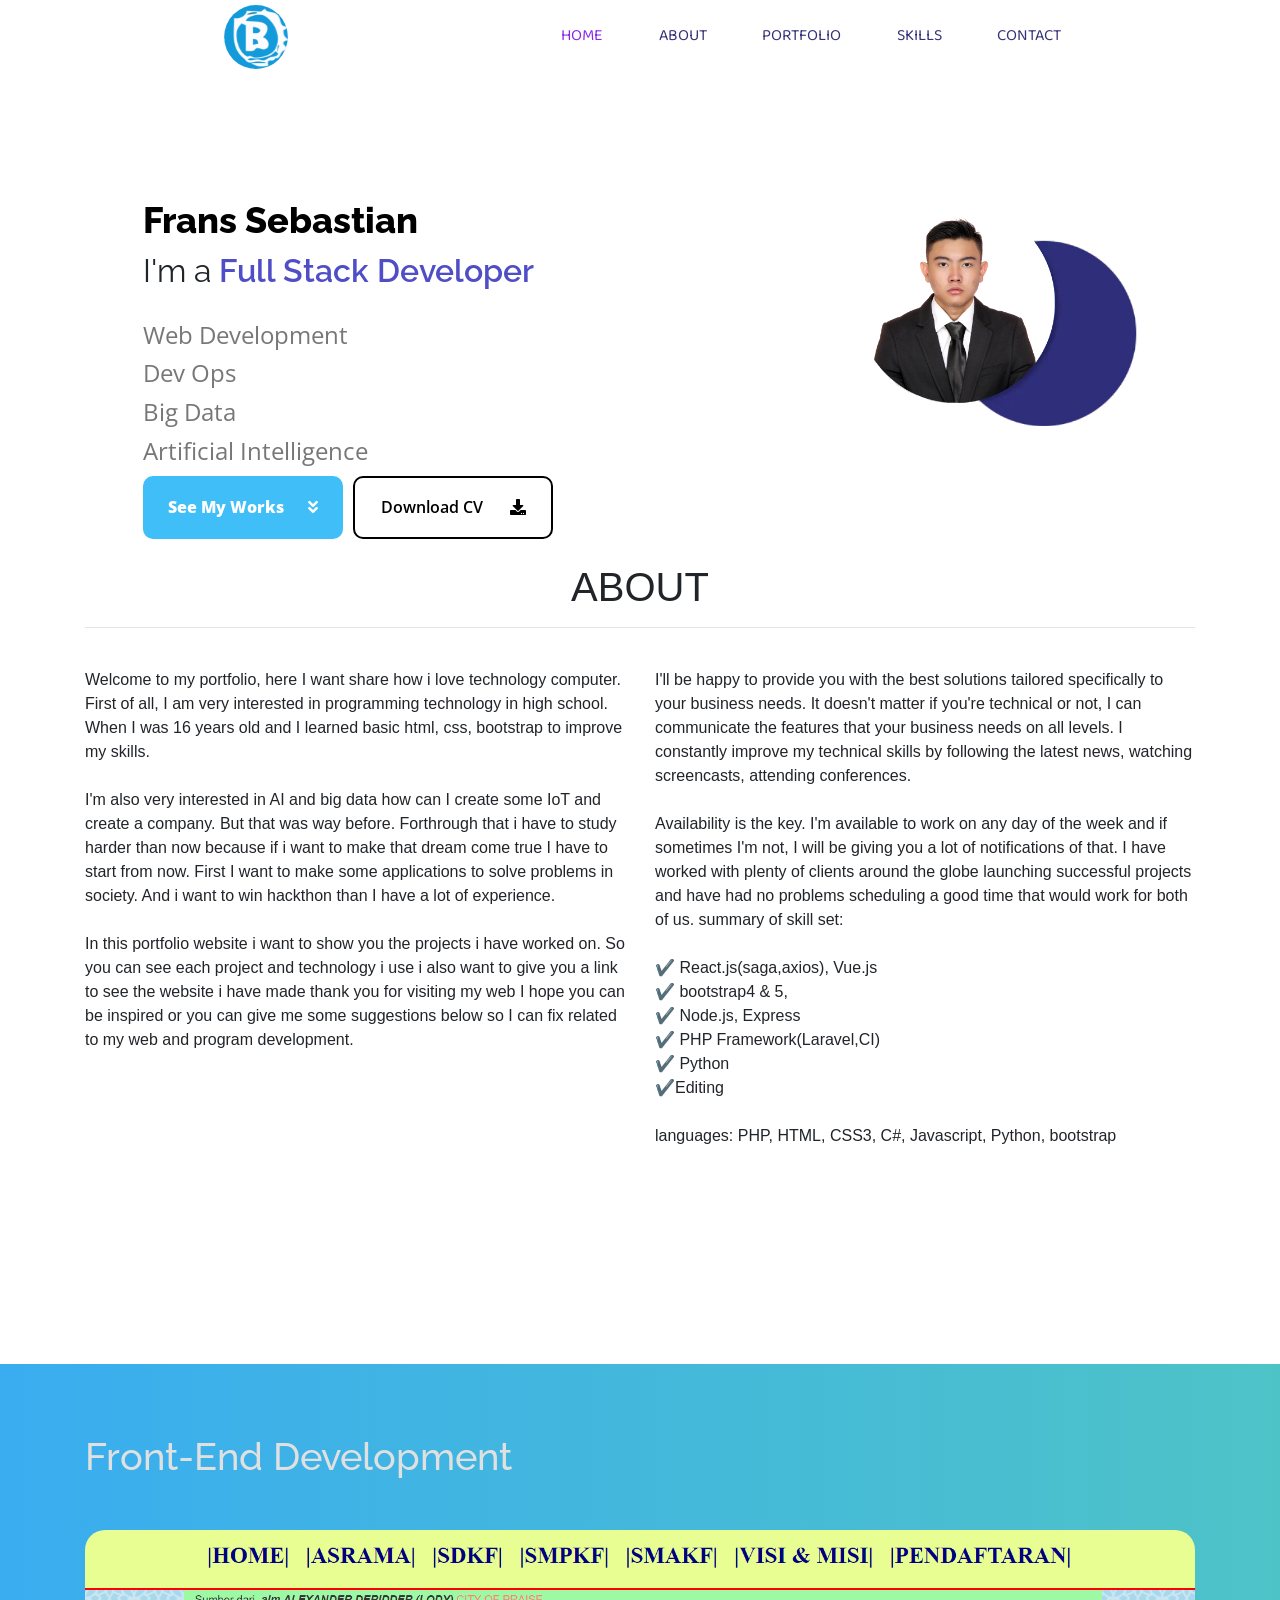
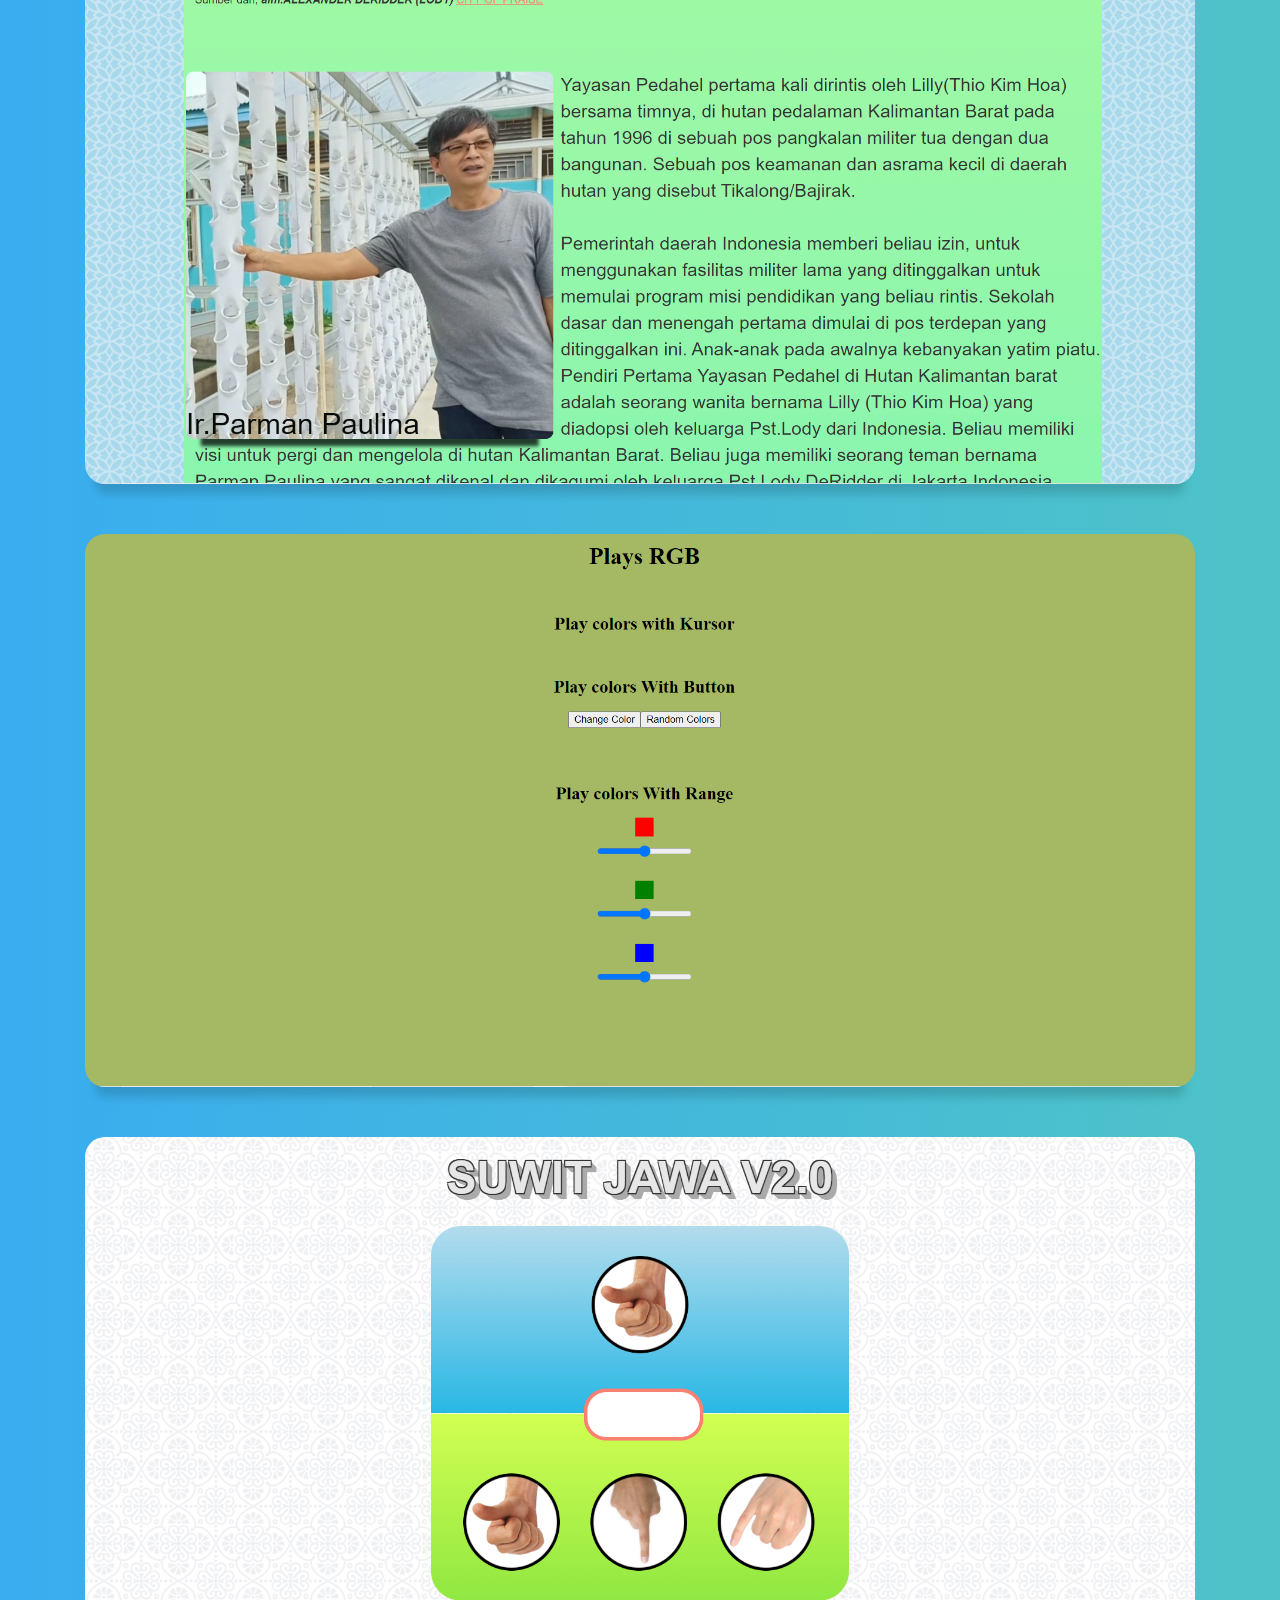
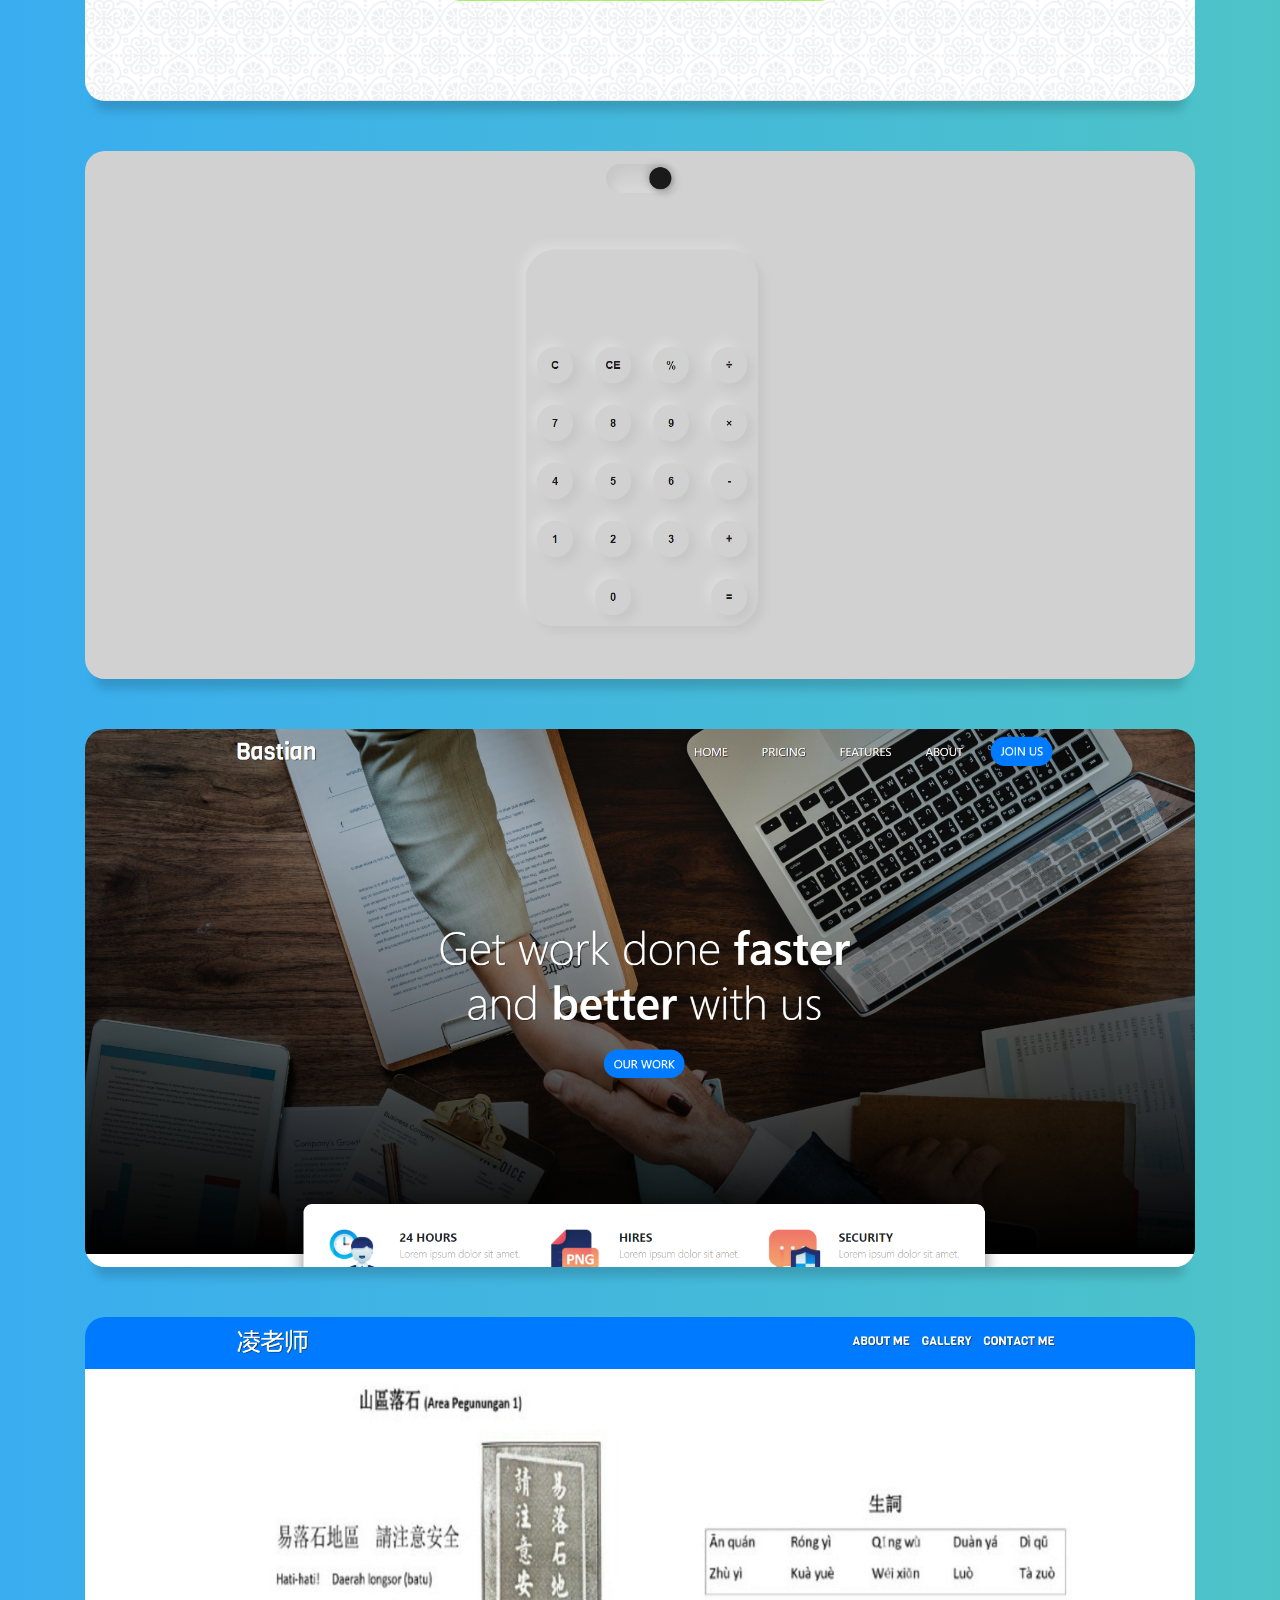
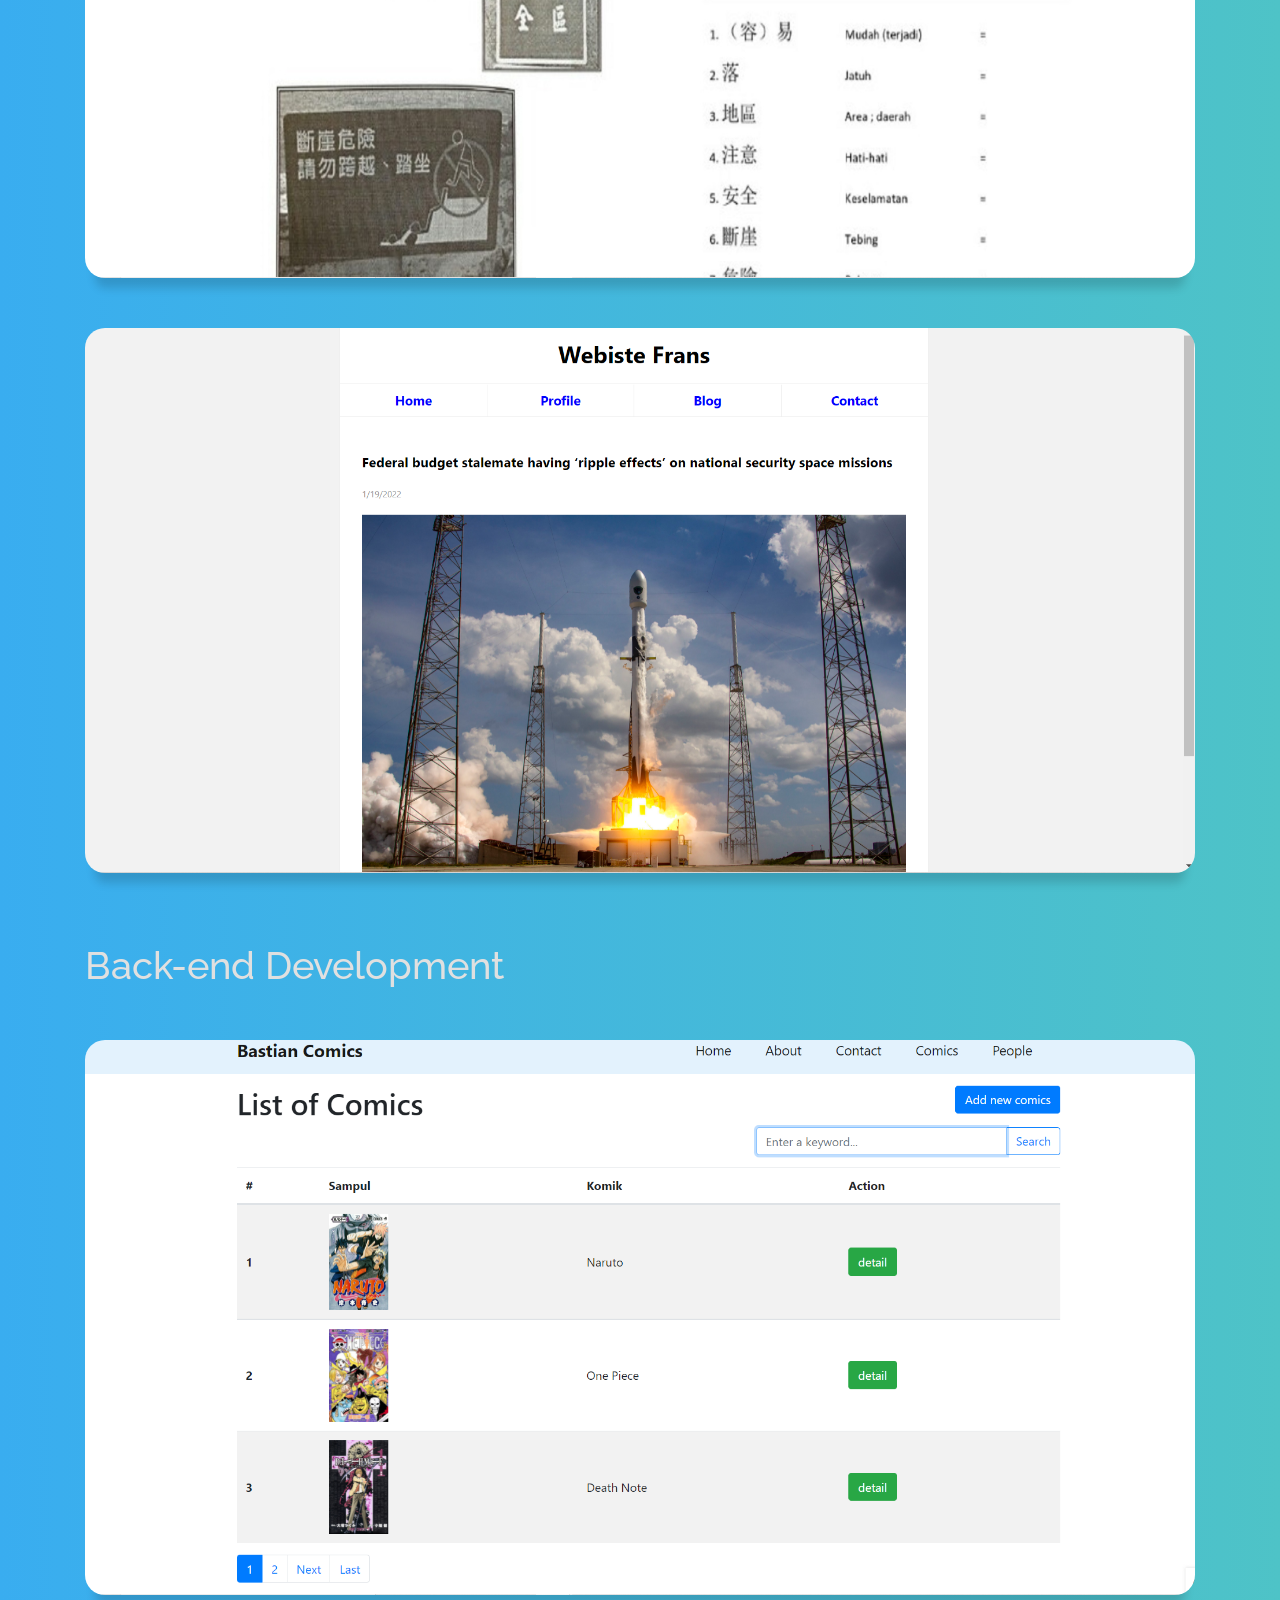
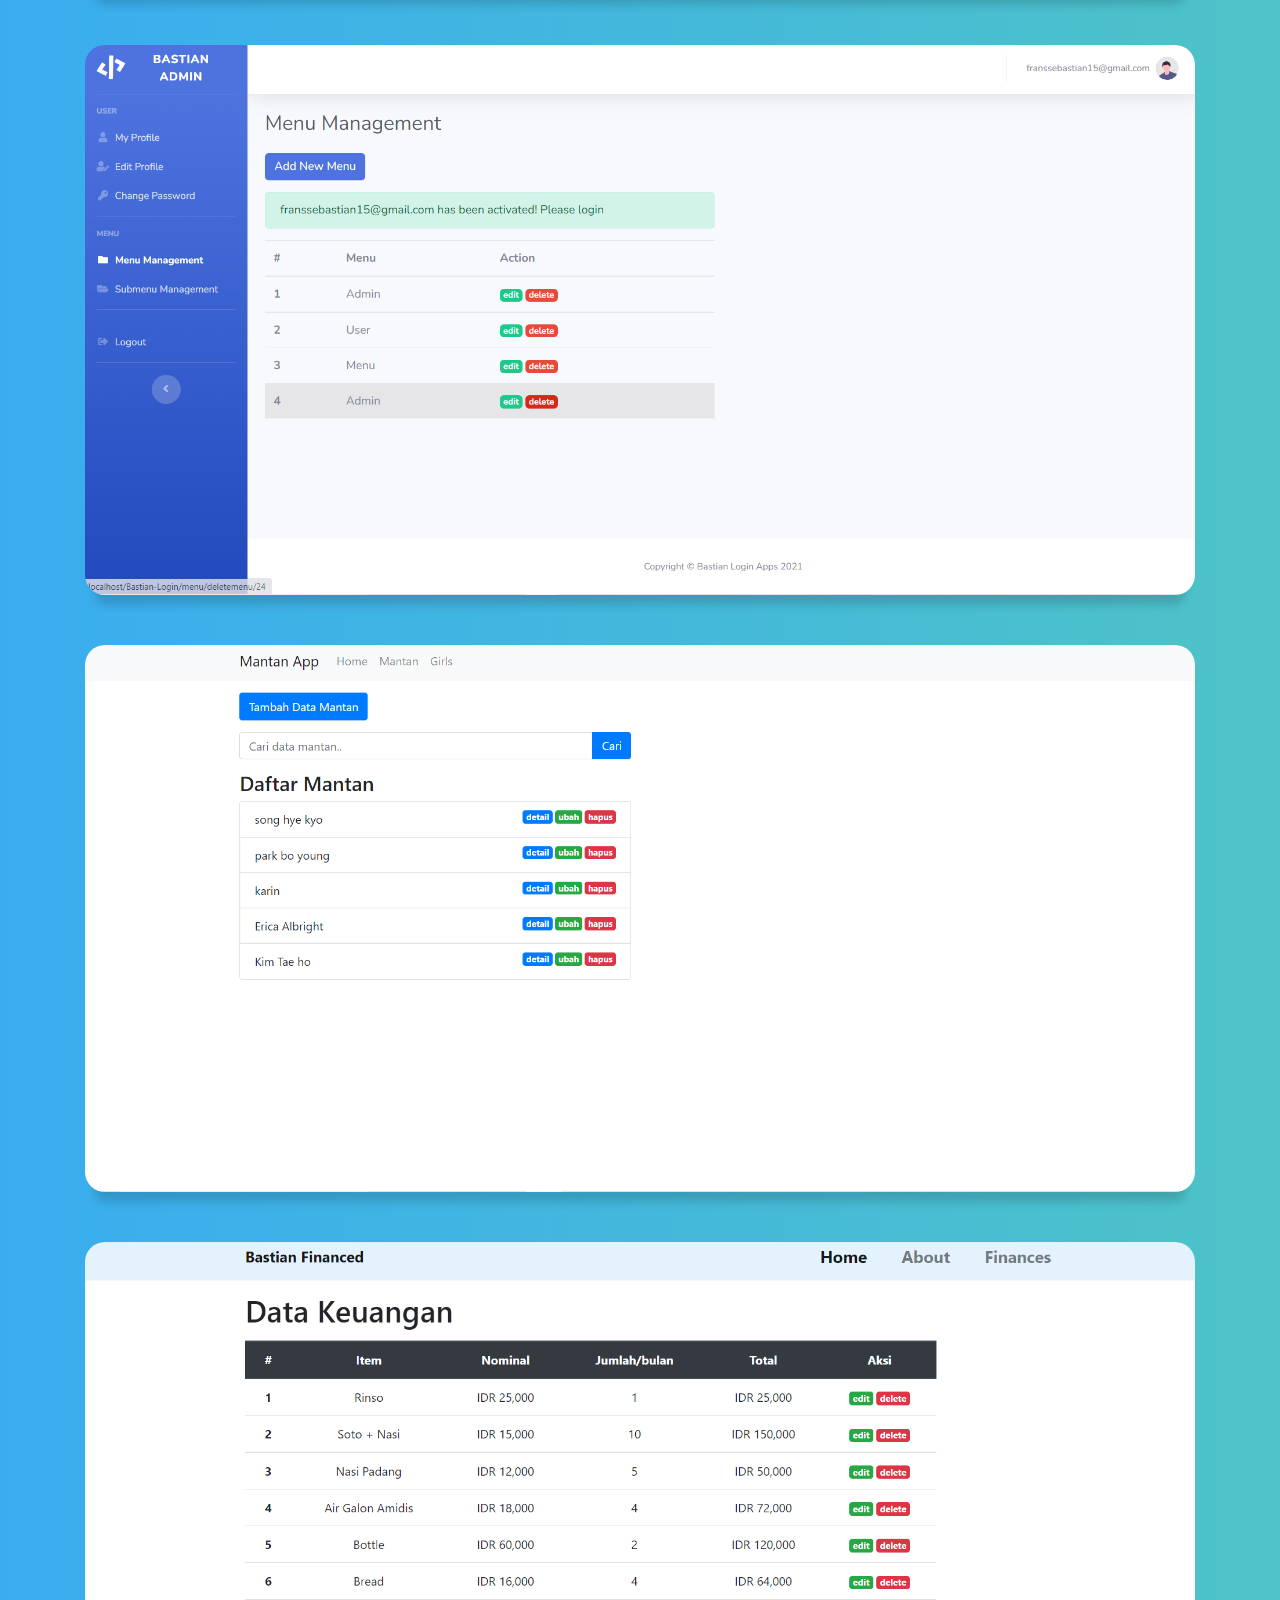
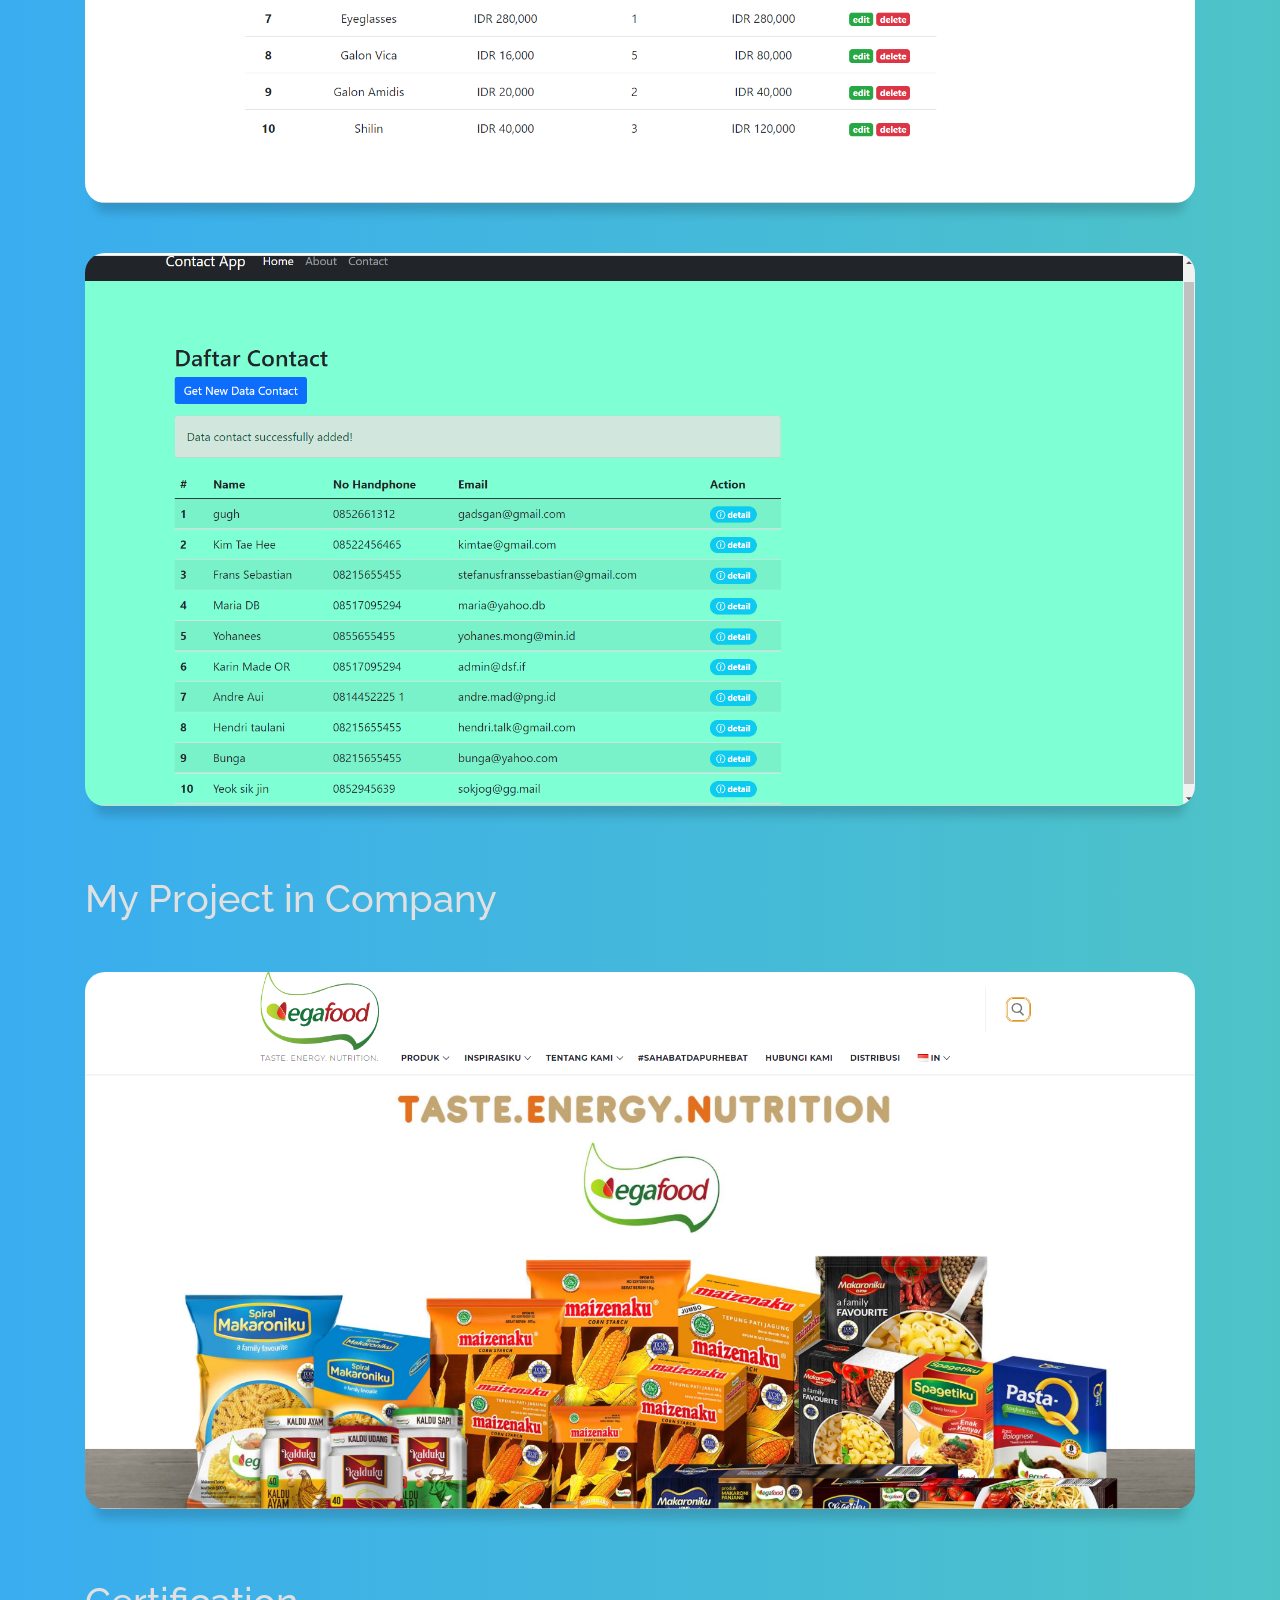
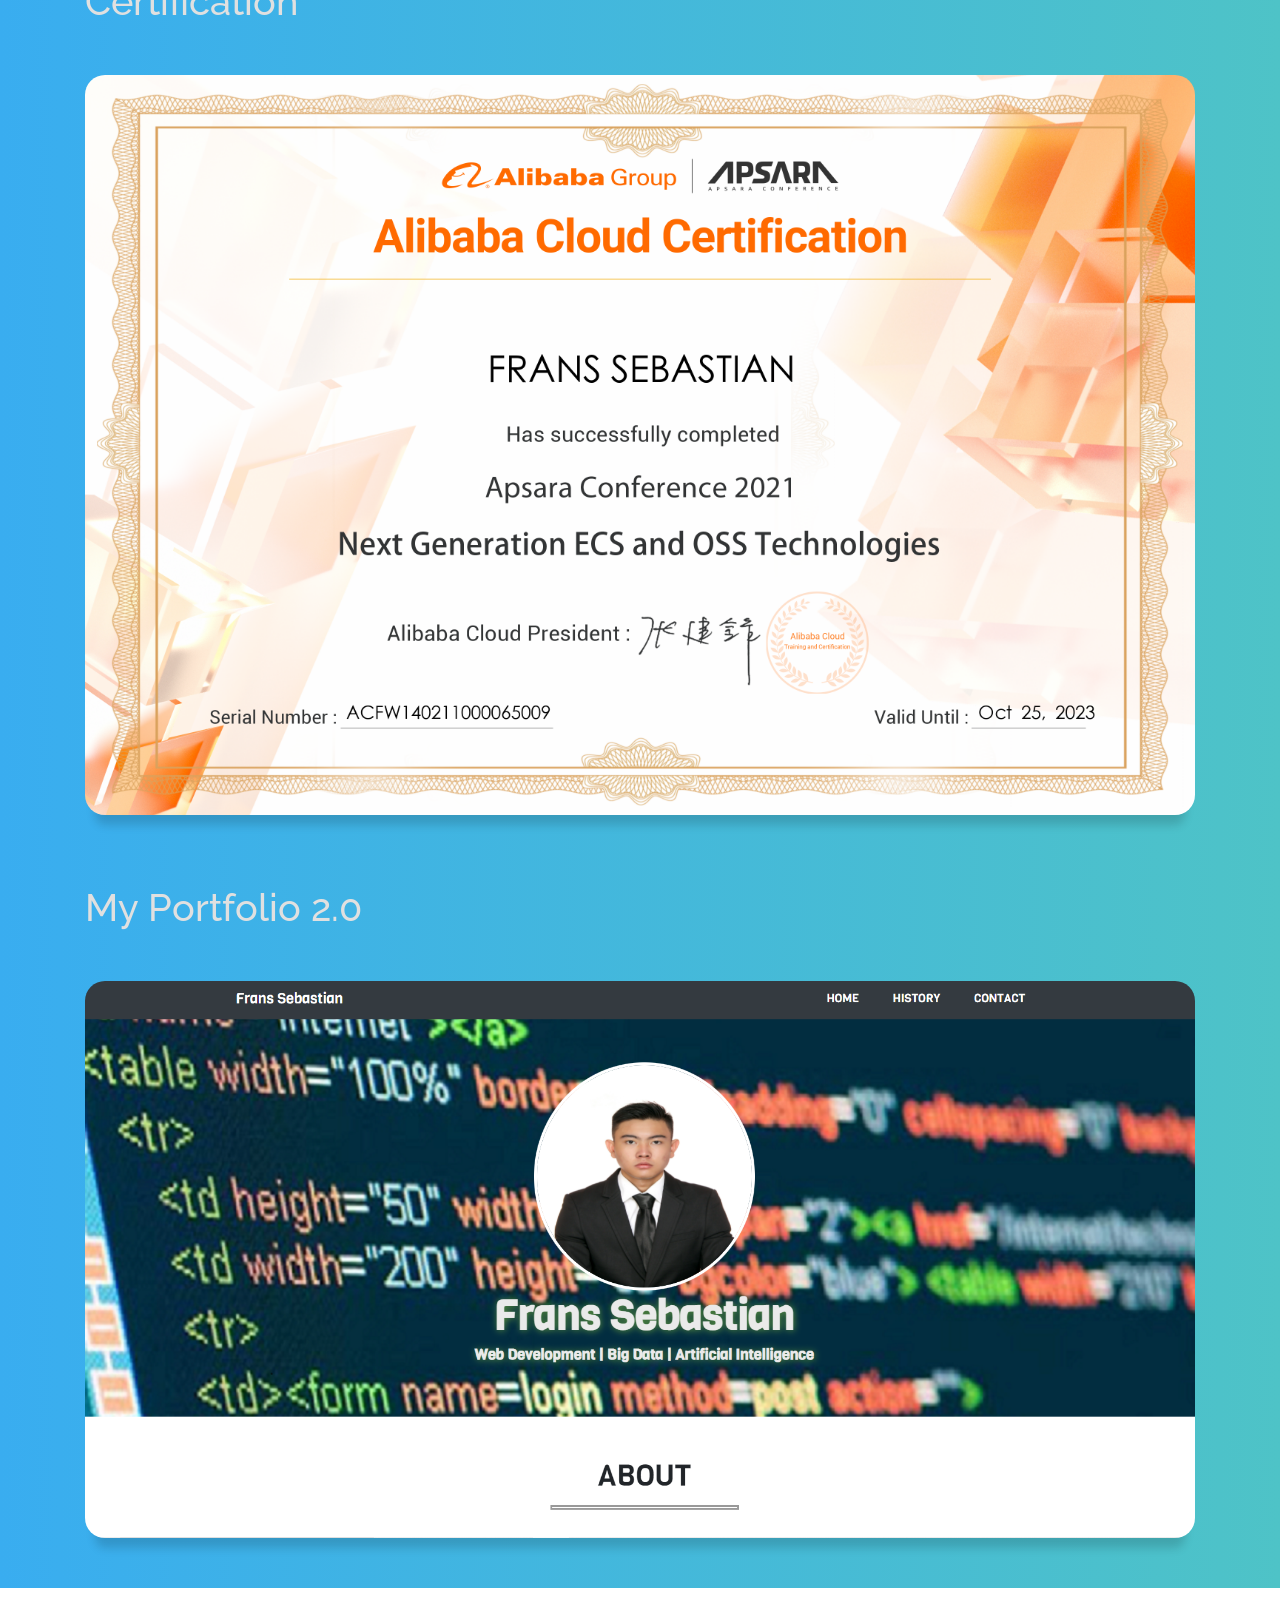
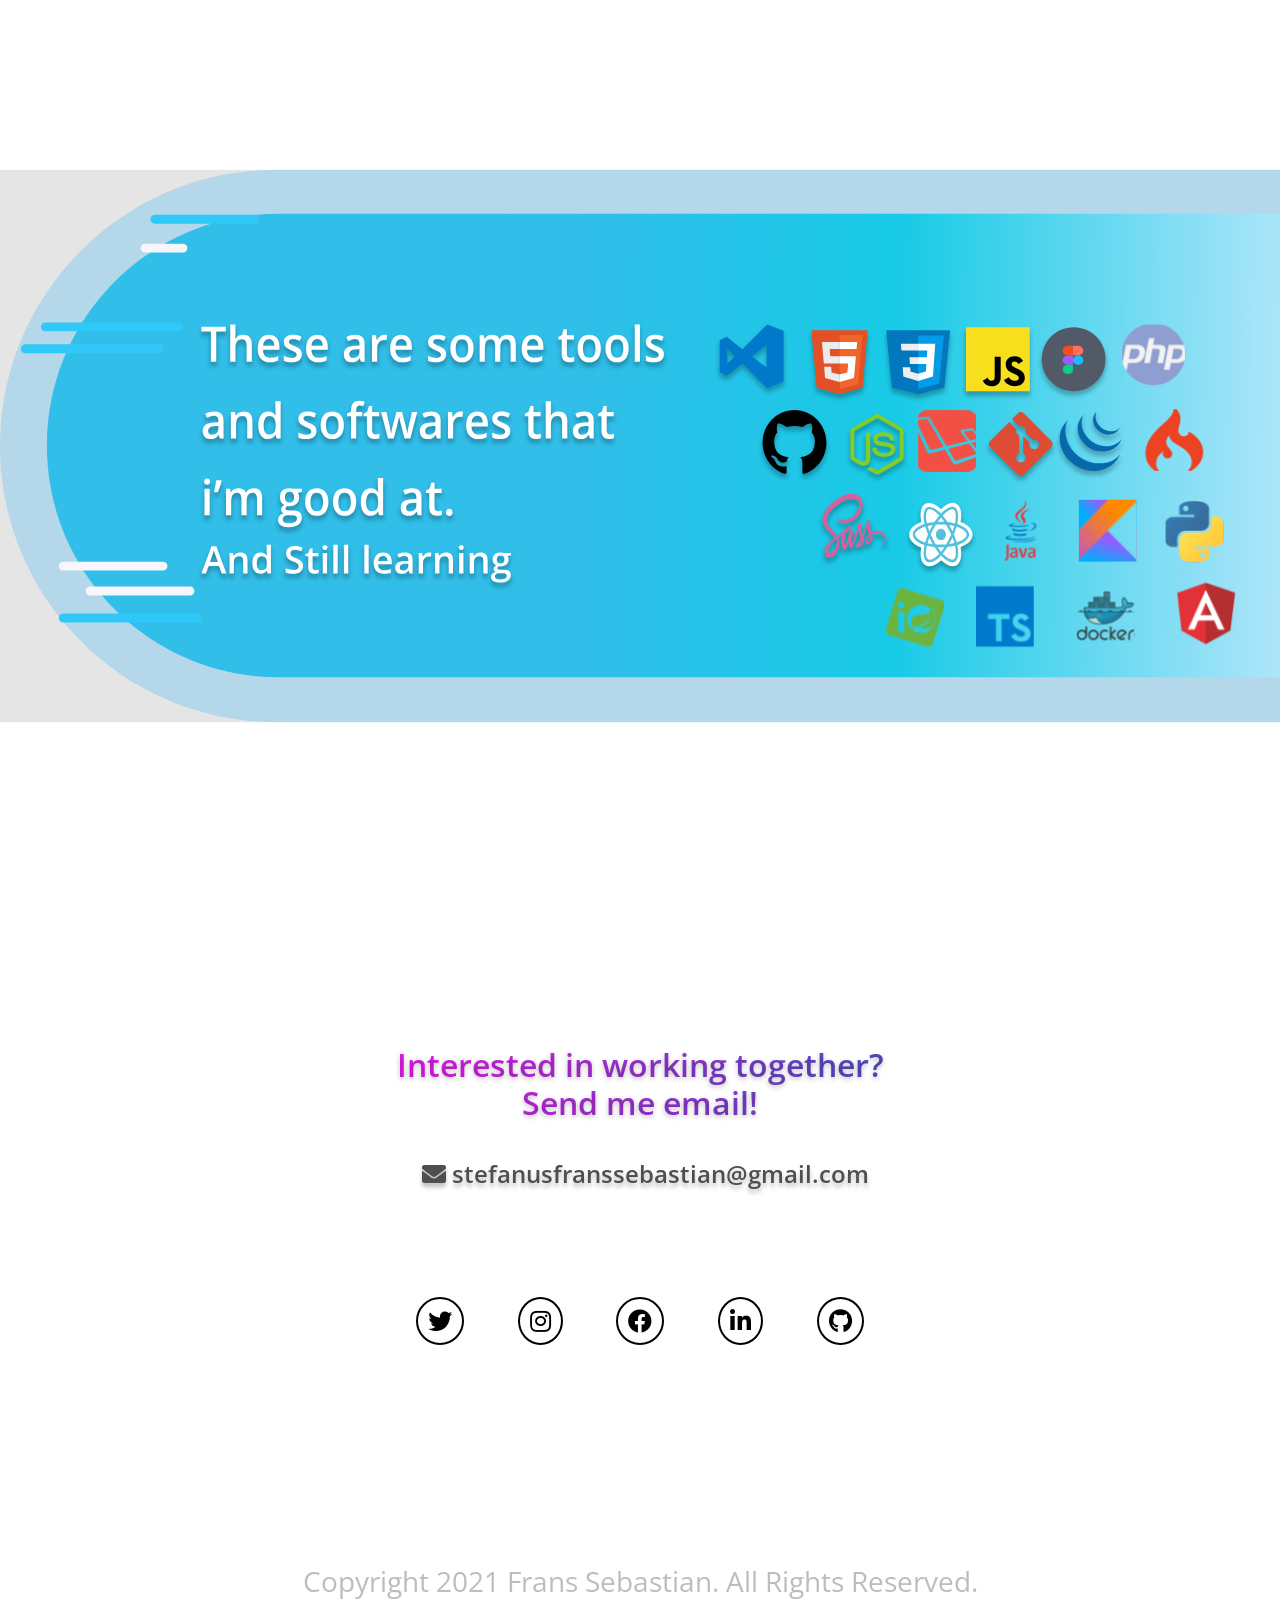
<file: index.html>
<!DOCTYPE html>
  <html lang="en" id="home">
  <head>
    <!-- Global site tag (gtag.js) - Google Analytics -->
    <script async src="https://www.googletagmanager.com/gtag/js?id=UA-179608880-1"></script>
    <script>
      window.dataLayer = window.dataLayer || [];
      function gtag(){dataLayer.push(arguments);}
      gtag('js', new Date());

      gtag('config', 'UA-179608880-1');
    </script>
    <meta charset="UTF-8">
    <meta name="viewport" content="width=device-width, initial-scale=1.0">
    <meta http-equiv="x-ua-compatible" content="ie-edge">
    <meta property="og:title" content="Frans Sebastian">
    <meta name="author" content="Frans Sebastian">
    <meta property="og:locale" content="en_US">
    <meta name="description" content="Frans Sebastian I'm a Full Stack Developer">
    <meta name="og:description" content="Frans Sebastian I'm a Full Stack Developer">
    <link rel="canonical" href="https://github.com/PeaceAntoHim">
    <meta property="og:url" content="https://github.com/PeaceAntoHim">
    <meta property="og:site_name" content="Frans Sebastian">
    <meta property="og:image" content="https://github.com/PeaceAntoHim/img/logoB.svg">
    <meta property="og:type" content="website">
    <meta property="twitter:card" content="summary">
    <meta property="twitter:url" content="https://github.com/PeaceAntoHim">
    <meta property="twitter:site" content="@f_leacardo">
    <meta property="twitter:creator" content="@f_leacardo">
    <meta property="twitter:title" content="Frans Sebastian">
    <meta property="twitter:description" content="Frans Sebastian I'm a Front-End Developer UI/UX Designer Web Designer">
    <meta property="twitter:image" content="https://github.com/PeaceAntoHim/img/logoB.svg">
    <meta property="twitter:image-alt" content="Frans Sebastian">
    <title>Frans Sebastian | Web Full Stack Development | Big Data | Artificial Intelligence</title>
    <link rel="icon" href="img/logoB.svg">
    <!-- Bootstrap CSS -->
    <link rel="stylesheet" href="https://cdn.jsdelivr.net/npm/bootstrap@4.6.1/dist/css/bootstrap.min.css" integrity="sha384-zCbKRCUGaJDkqS1kPbPd7TveP5iyJE0EjAuZQTgFLD2ylzuqKfdKlfG/eSrtxUkn" crossorigin="anonymous">

    <!-- My stylesheet -->
    <link rel="stylesheet" href="css/style.css">

    <!-- Google fonts -->
    <link href="https://fonts.googleapis.com/css2?family=Baloo+Tamma+2:wght@400;600&family=Open+Sans:wght@300;400;600;800&family=Raleway:wght@400;500;800&display=swap" rel="stylesheet"> 

    <!-- Font awesome -->
    <link rel="stylesheet" href="https://use.fontawesome.com/releases/v5.14.0/css/all.css">
  </head>
  <body>

    <!-- Header nav -->
    <header>
      <div class="container">
        <div class="logo">
            <img src="img/logoB.svg" alt="Logo">
        </div>
        <nav>
            <a href="#home" class="active">HOME</a>
            <a href="#about">ABOUT</a>
            <a href="#portfolio">PORTFOLIO</a>
            <a href="#skills">SKILLS</a>
            <a href="#contact">CONTACT</a>
        </nav>
      </div>
      <div class="hamburger-btn">
        <img src="img/btn-x.png" class="x" alt="btn-x">
        <img src="img/btn-hamburger.png" class="ham" alt="btn-hamburger">
      </div>
    </header>

    <!-- Home -->
    <section class="home">
      <div class="container">
        <div class="description">
          <div class="intro">
            <h1>Frans Sebastian</h1>
            <h2>I'm a <span>Full Stack Developer</span></h2>
            <!-- <p class="tagline">I'm a <span>Front-End Developer</span></p> -->
            <h3>Web Development</h3>
            <h3>Dev Ops</h3>
            <h3>Big Data</h3> 
            <h3>Artificial Intelligence</h3>
          </div>
          <div class="picture">
            <img src="img/FransG.png" alt="Picture of me">
          </div>
        </div>
        <div class="buttons">
          <a href="#portfolio" class="btn filled">
            See My Works
            <i class="fas fa-angle-double-down"></i>
          </a>
          <a href="CV/RESUME_FRANS.pdf" class="btn stroke" download>
            Download CV
            <i class="fas fa-download"></i>
          </a>
        </div>
      </div>
    </section>

      <!-- Section About  -->
      <section class="about" id="about">
        <div class="container">
          <div class="row mb-4 pt-4">
            <div class="col text-center">
              <h1>ABOUT</h1>
              <hr>
            </div>
          </div>
    
          <div class="row">
            <div class="col-sm-6 text-left">
              <p class="pKiri">
                Welcome to my portfolio, here I want
                share how i love technology
                computer. First of all, I am very interested in programming technology in high school. When I was 16 years old and I learned basic html, css, bootstrap to improve my skills.
                <br><br>
                I'm also very interested in AI and big data how can I create some IoT and create a company. But that was way before. Forthrough that i have to study harder than now because if i want to make that dream come true
                I have to start from now. First I want to make some applications to solve problems in society. And i want to win hackthon than I have a lot of experience.
                <br><br>
                In this portfolio website i want to show you the projects i have worked on. So you can see each project and technology i use i also want to give you a link to see the website i have made
                thank you for visiting my web I hope you can be inspired or you can give me some suggestions below so I
                can fix related to my web and program development.
              </p>
            </div>
            <div class="col-sm-6 text-left">
              <p class="pKanan">I'll be happy to provide you with the best solutions tailored specifically to your business
                needs. It doesn't matter if you're technical or not, I can communicate the features that your business needs
                on all levels. I constantly improve my technical skills by following the latest news, watching screencasts,
                attending conferences.
                <br><br>
                Availability is the key. I'm available to work on any day of the week and if sometimes I'm not, I will be
                giving you a lot of notifications of that. I have worked with plenty of clients around the globe launching
                successful projects and have had no problems scheduling a good time that would work for both of us.
                summary of skill set:
                <br><br>
                ✔ React.js(saga,axios), Vue.js
                <br>
                ✔ bootstrap4 & 5,
                <br>
                ✔ Node.js, Express
                <br>
                ✔ PHP Framework(Laravel,CI)
                <br>
                ✔ Python
                <br>
                ✔Editing
                <br><br>
                languages:
                PHP, HTML, CSS3, C#, Javascript, Python, bootstrap
              </p>
            </div>
          </div>
        </div>
      </section>
  

    <!-- Portfolio -->
    <section class="portfolio" id="portfolio">
      <div class="container">
        <h1>Front-End Development</h1>
        <div class="work">
          <div class="image">
            <img src="img/pedahel.png" alt="Faundation">
          </div>
          <div class="content-box">
            <div class="content">
              <h2>Philadelfia Foundation Web</h2>
              <p>This is my first project use HTML,CSS and Javascript to help filadelfia school made website so i used github to show public. In this site i try to made interactive web. You can click history in navbar to see my first project. <a href="https://peaceantohim.github.io/Yayasan-Pedahel/" target="_blank">See project</a></p>
            </div>
          </div>
        </div>
        <div class="work">
          <div class="image">
            <img src="img/color.png" alt="Color">
          </div>
          <div class="content-box">
            <div class="content">
              <h2>Colors Game</h2>
              <p>My second project use HTML and Java Script. In this project i try made a simpler game color the game its easy you can pick mode game use button, range, or if you use PC you can use cursor this game 53% use Java script and remainder use html. <a href="https://peaceantohim.github.io/Colors/mainWarna.html" target="_blank">See project</a></p>
            </div>
          </div>
        </div>
        <div class="work">
          <div class="image">
            <img src="img/suit.png" alt="suit">
          </div>
          <div class="content-box">
            <div class="content">
              <h2>Java Suit Game</h2>
              <p>it's my third project use HTML,CSS and Javascript. I try to made some simple game people in indonesia call this suwit jawa this game like plays rock,paper,scissors. This picture show when the computer and player not yet to compite. <a href="https://peaceantohim.github.io/Suit-jawa-V2.0/Suit2.html" target="_blank">See project</a></p>
            </div>
          </div>
        </div>
        <div class="work">
          <div class="image">
            <img src="img/Calculator.png" alt="Calculator">
          </div>
          <div class="content-box">
            <div class="content">
              <h2>Bastian Calculator</h2>
              <p>A simple calculator that can do basic operations. I use neumorphic style for the design so that the calculator is not boring to use or look at. <a href="Neumorphism_Calculator/calculator.html">See project</a></p>
            </div>
          </div>
        </div>
        <div class="work">
          <div class="image">
            <img src="img/landingpage.png" alt="Landing">
          </div>
          <div class="content-box">
            <div class="content">
              <h2>Bastian Landing Page</h2>
              <p>I made this landing page with html, css, js and bootstrap for reason this landing page can be template for you web so if you want to know the source you can see my github you can click the icon in the bottom .<a href="https://peaceantohim.github.io/Bastian-LandingPage/" target="_blank" >See project</a></p>
            </div>
          </div>
        </div>
        <div class="work">
          <div class="image">
            <img src="img/mandarin.png" alt="Mandarin">
          </div>
          <div class="content-box">
            <div class="content">
              <h2>Mandarin Class 08</h2>
              <p>I made this project for my first freelance in this time i have brother and know my skill he want me to made web portfolio for him, because he want made his tutoring growth. Acctualy i made two web first use materialize libarary, seacond use bootstrap framework. <a href="https://peaceantohim.github.io/Mandarin-Class/Mandarin.html" target="_blank">See project</a></p>
            </div>
          </div>
        </div>
        <div class="work">
          <div class="image">
            <img src="img/React-Api-App.png" alt="React-Api-App">
          </div>
          <div class="content-box">
            <div class="content">
              <h2>React Api App</h2>
              <p>This personal project i made use react and api to make single page applications, and also to learn new stack that is MERN stack. For this case i use api to fetch data and use react framework to make client interface, i'm sorry if the interface is bad. But the point is the new technology i us it's react you can see source code in this link. <a href="https://github.com/PeaceAntoHim/pages-react-project" target="_blank">Source code</a> or you can see my deployment <a href="https://simple-react-blog-api.netlify.app/blog" target="_blank">See project</a></p>
            </div>
          </div>
        </div>

        <!-- Section 2 -->  
        <h1>Back-end Development</h1>
        <div class="work">
          <div class="image">
            <img src="img/list-comics.png" alt="Comics">
          </div>
          <div class="content-box">
            <div class="content">
              <h2>Web Comics & Peoples</h2>
              <p>When i made this web acctualy i'm very like it. Because if you like a comics and want to know about someone that can be easily for anyone. First for the comics library you can see the author, publisher adn synopsis. <a href="http://maficore.epizy.com/" target="_blank">See project</a></p>
            </div>
          </div>
        </div>
        <div class="work">
          <div class="image">
            <img src="img/Dashboard user.png" alt="Dashboard User">
          </div>
          <div class="content-box">
            <div class="content">
              <h2>Dashboard user system login</h2>
              <p>This is my long personal project when i try made this web acctualy almost be the best cause for first time i made system login completely with authentication. And have much fitures like forgot pass, change pass, dashboard, etc. Than i has apply system user activaton in gmail.  <a href="http://logincore.epizy.com/" target="_blank">See project</a></p>
            </div>
          </div>
        </div>
        <div class="work">
          <div class="image">
            <img src="img/mantan.png" alt="Mantan">
          </div>
          <div class="content-box">
            <div class="content">
              <h2>Mantan App & Girl Data</h2>
              <p>This is my fun project, because if i have some app, to register your ex, than you can still remamber for first time with your ex. <a href="http://mantanapp.epizy.com/mantan" target="_blank">See project</a></p>
            </div>
          </div>
        </div>
        <div class="work">
          <div class="image">
            <img src="img/Keuangan-Laravel.png" alt="Keuangan-Laravel">
          </div>
          <div class="content-box">
            <div class="content">
              <h2>Data Finances</h2>
              <p>This project i create because i see many probleam if you not made data for your spend money than you'll can't save money. Anyway i'm sorry, this project can't be published at free hosting if you want to see source code you can click this link <a href="https://github.com/PeaceAntoHim/Keuangan-Laravel" target="_blank">See source code</a></p>
            </div>
          </div>
        </div>
        <div class="work">
          <div class="image">
            <img src="img/Mongo-App-Contact.png" alt="Mongo-App-Contact">
          </div>
          <div class="content-box">
            <div class="content">
              <h2>Data Contact App</h2>
              <p>This Project i make, is to learn new technology in 2021 it's Mern stack. But in this study case i use mongoDB, Express, and NodeJS. In this project i made list contact, have some fitures like CRUD(create, read, delete and Update). But i'm sorry can deploy this web in free hosting, but you can see my source code in. <a href="https://github.com/PeaceAntoHim/Express-Contact-App" target="_blank">See source code</a></p>
            </div>
          </div>
        </div>

        <h1>My Project in Company</h1>
        <div class="work">
          <div class="image">
            <img src="img/egafood.png" alt="Egafood">
          </div>
          <div class="content-box">
            <div class="content">
              <h2>Egafood</h2>
              <p>This is my real project in Ega multi cipta company who produce cornstarch maizena, spaghetti adn macaroni. as well as their product almost be top brand. First i develop this web use php and CMS wordpress, so i rebuild and redesign this web than i migration also this web to new hosting. And i optimize they SEO and web performance. <a href="https://egafood.co.id/" target="_blank">See project</a></p>
            </div>
          </div>
        </div>
        <h1>Certification</h1>
        <div class="work">
          <div class="image">
            <img src="img/Sertifikat Alibaba cloud apsara.png" alt="Certification">
          </div>
          <div class="content-box">
            <div class="content">
              <h2>Alibaba Cloud Apsara Certification</h2>
              <p><a href="https://peaceantohim.github.io/Certification/" target="_blank">See All Certification</a></p>
            </div>
          </div>
        </div>
        <h1>My Portfolio 2.0</h1>
        <div class="work">
          <div class="image">
            <img src="img/frans2.0.png" alt="Portfolio">
          </div>
          <div class="content-box">
            <div class="content">
              <h2>Frans-Portfolio-2.0</h2>
              <p>This web i build in 2021 use HTML, CSS, Bootstrap, JS & Jquery for the seacond time i can show to public how i have done for my work and i want be able to develop my web portfolio untill what i was create be impact full for other. <a href="https://peaceantohim.github.io/Portfolio-2.0/" target="_blank">See My Portfolio 2.0</a></p>
            </div>
          </div>
        </div>
      </div>
    </section>

    <!-- Skills -->
    <section class="skills" id="skills">
      <div class="mobile">
        <h1></h1>
      </div>
      <div class="container">
        <img src="img/skills-mobile.svg" alt="Skills-Mobile">
      </div>
    </section>

    <!-- Contact -->
    <section class="contact" id="contact">
      <div class="container">
        <h1>Interested in working together? <br>Send me email!</h1>
        <div class="email">
          <a href="https://mail.google.com/mail/u/1/#inbox?compose=CllgCHrjmjSSkwVtXqNqVQtkZsVZqrFwDbhlschhbJGTGFsJPpzWtpgjtzTgKFpcrjWwswhJPTL" target="_blank">
            <i class="fas fa-envelope"></i>
            stefanusfranssebastian@gmail.com
          </a>
        </div>
        <div class="socials">
          <a href="https://twitter.com/f_leacardo" target="_blank">
            <i class="fab fa-twitter"></i>
          </a>
          <a href="https://www.instagram.com/frans_sbstian/" target="_blank">
            <i class="fab fa-instagram"></i>
          </a>
          <a href="https://www.facebook.com/stefanus.franssebastian/" target="_blank">
            <i class="fab fa-facebook"></i>
          </a>
          <a href="https://www.linkedin.com/in/frans-sebastian-b55271215/" target="_blank">
            <i class="fab fa-linkedin-in"></i>
          </a>
          <a href="https://github.com/PeaceAntoHim" target="_blank">
            <i class="fab fa-github"></i>
          </a>
        </div>
      </div>
    </section>

    <!-- Footer -->
    <footer>
      <h3>Copyright 2021 Frans Sebastian. All Rights Reserved.</h3>
    </footer>

    <!-- jQuery -->
    <script src="https://code.jquery.com/jquery-3.5.1.min.js" integrity="sha256-9/aliU8dGd2tb6OSsuzixeV4y/faTqgFtohetphbbj0=" crossorigin="anonymous"></script>

    <!-- My script -->
    <script src="script.js"></script>
  </body>
</html>
</file>
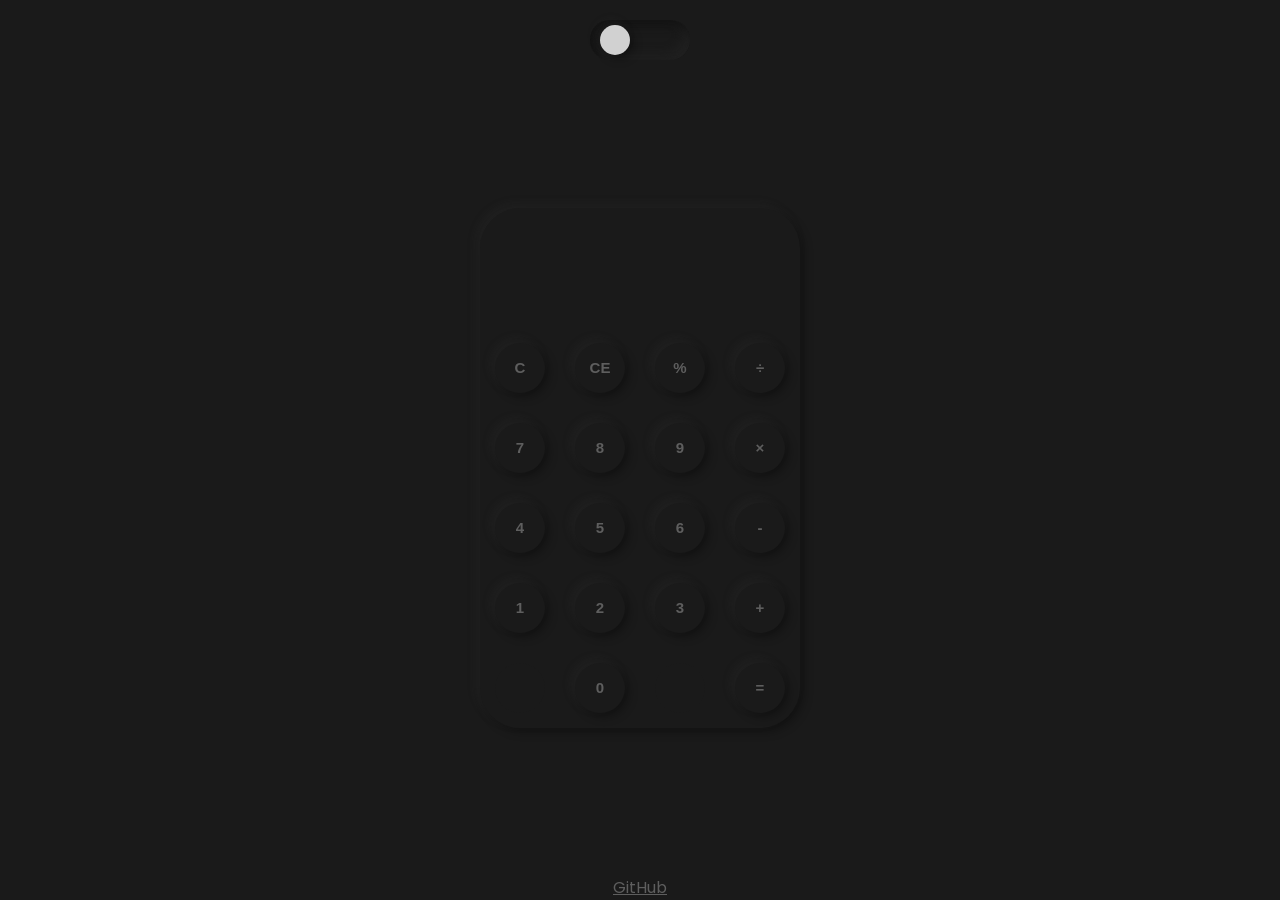
<file: Neumorphism_Calculator/calculator.html>
<!DOCTYPE html>
<html lang="en">
<head>
  <meta charset="UTF-8">
  <meta name="viewport" content="width=device-width, initial-scale=1.0">
  <title>Calculator</title>
  <link rel="stylesheet" href="scss/style.css"><link href="https://fonts.googleapis.com/css2?family=Poppins&display=swap" rel="stylesheet">
</head>
<body class="">
  
  <div class="container">
    <div class="switch-toggle">
      <input type="checkbox" class="toggler">
      <div class="switch-body">
        <span class="switch-slider"></span>
      </div>
    </div>
    <div class="calculator">
      <div class="result">
        <div class="history">
          <p class="history-value"></p>
        </div>
        <div class="output">
          <p class="output-value"></p>
        </div>
      </div>
      <div class="keyboard">
          <button class="operator" id="clear">C</button>
					<button class="operator" id="backspace">CE</button>
					<button class="operator" id="%">%</button>
					<button class="operator" id="/">&#247;</button>
					<button class="number" id="7">7</button>
					<button class="number" id="8">8</button>
					<button class="number" id="9">9</button>
					<button class="operator" id="*">&times;</button>
					<button class="number" id="4">4</button>
					<button class="number" id="5">5</button>
					<button class="number" id="6">6</button>
					<button class="operator" id="-">-</button>
					<button class="number" id="1">1</button>
					<button class="number" id="2">2</button>
					<button class="number" id="3">3</button>
					<button class="operator" id="+">+</button>
					<button class="empty" id="empty"></button>
					<button class="number" id="0">0</button>
					<button class="empty" id="empty"></button>
					<button class="operator" id="=">=</button>
      </div>
    </div>
    <footer>
      <a href="https://github.com/PeaceAntoHim/Bastian-Calculator">GitHub</a>
    </footer>
  </div>
  <script src="script.js"></script>
</body>
</html>
</file>
<file: css/style.css>
* {
  margin: 0;
  padding: 0;
  border: 0;
  outline: 0;
  -webkit-box-sizing: border-box;
          box-sizing: border-box;
}

.btn {
  width: 200px;
  height: 63px;
  text-decoration: none;
  color: black;
  font-family: "Open Sans", sans-serif;
  display: inline-block;
  text-align: center;
  line-height: 63px;
  border-radius: 10px;
  vertical-align: middle;
}

.filled {
  background-color: #3fbef8;
  color: white;
  font-weight: 800;
  -webkit-transition: .3s;
  transition: .3s;
}

.filled:hover {
  background-color: #7494db;
}

.stroke {
  border: 2px solid black;
  font-weight: 600;
  -webkit-transition: .3s;
  transition: .3s;
}

.stroke:hover {
  background-color: #000;
  color: white;
}

.box {
  width: 50%;
  height: 100%;
  background-color: #E0E0E0;
}

@-webkit-keyframes slideDown {
  from {
    -webkit-transform: translateY(-100px);
            transform: translateY(-100px);
  }
  to {
    -webkit-transform: translateY(0);
            transform: translateY(0);
  }
}

@keyframes slideDown {
  from {
    -webkit-transform: translateY(-100px);
            transform: translateY(-100px);
  }
  to {
    -webkit-transform: translateY(0);
            transform: translateY(0);
  }
}

@-webkit-keyframes shake {
  0% {
    -webkit-transform: rotateZ(0);
            transform: rotateZ(0);
  }
  20% {
    -webkit-transform: rotateZ(45deg);
            transform: rotateZ(45deg);
  }
  40% {
    -webkit-transform: rotateZ(-45deg);
            transform: rotateZ(-45deg);
  }
  60% {
    -webkit-transform: rotateZ(45deg);
            transform: rotateZ(45deg);
  }
  80% {
    -webkit-transform: rotateZ(-45deg);
            transform: rotateZ(-45deg);
  }
  100% {
    -webkit-transform: rotateZ(0);
            transform: rotateZ(0);
  }
}

@keyframes shake {
  0% {
    -webkit-transform: rotateZ(0);
            transform: rotateZ(0);
  }
  20% {
    -webkit-transform: rotateZ(45deg);
            transform: rotateZ(45deg);
  }
  40% {
    -webkit-transform: rotateZ(-45deg);
            transform: rotateZ(-45deg);
  }
  60% {
    -webkit-transform: rotateZ(45deg);
            transform: rotateZ(45deg);
  }
  80% {
    -webkit-transform: rotateZ(-45deg);
            transform: rotateZ(-45deg);
  }
  100% {
    -webkit-transform: rotateZ(0);
            transform: rotateZ(0);
  }
}

@-webkit-keyframes drop {
  from {
    -webkit-transform: translateY(-20px);
            transform: translateY(-20px);
  }
  to {
    -webkit-transform: translateY(20px);
            transform: translateY(20px);
  }
}

@keyframes drop {
  from {
    -webkit-transform: translateY(-20px);
            transform: translateY(-20px);
  }
  to {
    -webkit-transform: translateY(20px);
            transform: translateY(20px);
  }
}

header {
  font-family: "Baloo Tamma 2", cursive;
  height: 79px;
  z-index: 999;
  -webkit-transition: .5s;
  transition: .5s;
}

header .container {
  display: -webkit-box;
  display: -ms-flexbox;
  display: flex;
  -ms-flex-pack: distribute;
      justify-content: space-around;
  -webkit-box-align: center;
      -ms-flex-align: center;
          align-items: center;
}

header .container .logo {
  display: -webkit-box;
  display: -ms-flexbox;
  display: flex;
}

header .container .logo img {
  width: 74px;
  height: 74px;
  padding: 5px;
}

header .container nav {
  display: -webkit-box;
  display: -ms-flexbox;
  display: flex;
  -webkit-box-pack: justify;
      -ms-flex-pack: justify;
          justify-content: space-between;
  -webkit-box-align: center;
      -ms-flex-align: center;
          align-items: center;
  width: 45%;
}

header .container nav a {
  color: #333279;
  text-decoration: none;
  -webkit-transition: .5s;
  transition: .5s;
}

header .container nav a:hover {
  color: #8829E8;
}

header .container nav a.active {
  color: #8829E8;
}

header .hamburger-btn {
  display: none;
}

header .hamburger-btn img {
  position: absolute;
  right: 0;
  width: 40px;
  height: 40px;
  -webkit-transition: opacity .3s ease-in;
  transition: opacity .3s ease-in;
}

header .hamburger-btn img.transparent {
  opacity: 0;
}

header.slide {
  position: -webkit-sticky;
  position: sticky;
  top: 0;
  -webkit-animation: slideDown .5s ease;
          animation: slideDown .5s ease;
  background-color: #333279;
}

header.slide .container a {
  color: white;
  font-weight: 300;
}

header.hide {
  position: -webkit-sticky;
  position: sticky;
  top: -100px;
}

.home {
  padding-top: 120px;
}

.home .container {
  width: 80%;
  margin: 0 auto;
  font-family: "Raleway", sans-serif;
}

.home .container .description {
  display: -webkit-box;
  display: -ms-flexbox;
  display: flex;
  -webkit-box-pack: justify;
      -ms-flex-pack: justify;
          justify-content: space-between;
}

.home .container .description .intro h1 {
  font-size: 36px;
  font-weight: 800;
  color: black;
}

.home .container .description .intro h2 {
  margin-top: 10px;
  margin-bottom: 30px;
  font-weight: 400;
}

.home .container .description .intro h2 span {
  color: #504EC7;
  font-weight: 600;
}

.home .container .description .intro h3 {
  color: #787777;
  font-family: "Open Sans", sans-serif;
  font-size: 24px;
  margin-bottom: 10px;
  font-weight: normal;
}

.home .container .description .picture img {
  max-width: 350px;
  max-height: 230px;
}

.home .container .buttons {
  display: -webkit-box;
  display: -ms-flexbox;
  display: flex;
  -webkit-box-pack: start;
      -ms-flex-pack: start;
          justify-content: flex-start;
}

.home .container .buttons a {
  margin-right: 10px;
  display: -webkit-box;
  display: -ms-flexbox;
  display: flex;
  -ms-flex-pack: distribute;
      justify-content: space-around;
  -webkit-box-align: center;
      -ms-flex-align: center;
          align-items: center;
}

.home .container .buttons a:nth-child(1) i {
  -webkit-animation: drop .7s alternate infinite;
          animation: drop .7s alternate infinite;
}

.portfolio {
  margin-top: 200px;
  background: -webkit-gradient(linear, right top, left top, from(#4ec3c7), to(#39adf0));
  background: linear-gradient(-90deg, #4ec3c7, #39adf0);
  padding-bottom: 50px;
}

.portfolio .container {
  width: 100%;
  margin: 0 auto;
}

.portfolio .container h1 {
  font-size: 3vw;
  padding-top: 70px;
  color: #E0E0E0;
  font-family: "Raleway", sans-serif;
}

.portfolio .container .work {
  margin-top: 50px;
  width: 100%;
  position: relative;
}

.portfolio .container .work .image {
  width: 100%;
}

.portfolio .container .work .image img {
  -webkit-box-shadow: 0 20px 10px -10px rgba(0, 0, 0, 0.15);
          box-shadow: 0 20px 10px -10px rgba(0, 0, 0, 0.15);
  width: 100%;
  max-height: 1000px;
  border-radius: 20px;
}

.portfolio .container .work:hover .content-box {
  -webkit-transform: scaleX(1);
          transform: scaleX(1);
  -webkit-box-shadow: 0 40px 20px -20px rgba(0, 0, 0, 0.2);
          box-shadow: 0 40px 20px -20px rgba(0, 0, 0, 0.2);
}

.portfolio .container .work:hover .content-box .content {
  opacity: 1;
  -webkit-transition-delay: .3s;
          transition-delay: .3s;
}

.portfolio .container .work .content-box {
  display: -webkit-box;
  display: -ms-flexbox;
  display: flex;
  -webkit-box-pack: center;
      -ms-flex-pack: center;
          justify-content: center;
  -webkit-box-align: center;
      -ms-flex-align: center;
          align-items: center;
  position: absolute;
  top: 0;
  right: unset;
  bottom: unset;
  left: 0;
  width: 100%;
  -webkit-box-sizing: border-box;
          box-sizing: border-box;
  background-color: rgba(0, 0, 0, 0.8);
  color: white;
  padding: 20px;
  border-radius: 20px;
  -webkit-transform: scaleX(0);
          transform: scaleX(0);
  -webkit-transition: .3s;
  transition: .3s;
}

.portfolio .container .work .content-box .content {
  font-family: "Open Sans", sans-serif;
  -webkit-box-sizing: border-box;
          box-sizing: border-box;
  opacity: 0;
  -webkit-transition: .5s;
  transition: .5s;
}

.portfolio .container .work .content-box .content h2 {
  padding-bottom: 10px;
}

.portfolio .container .work .content-box .content p a {
  text-decoration: none;
  color: #9B3FF8;
  -webkit-transition: .3s;
  transition: .3s;
  font-weight: bold;
}

.portfolio .container .work .content-box .content p a:hover {
  color: #504EC7;
}

.skills {
  height: 100vh;
  background-image: url("../img/Skills_desktop.svg");
  background-size: 100% 100%;
  background-repeat: no-repeat;
  background-position: right;
}

.skills .container {
  display: none;
}

.contact {
  padding-top: 100px;
  padding-bottom: 100px;
}

.contact .container {
  text-align: center;
  font-family: "Open Sans", sans-serif;
  display: -webkit-box;
  display: -ms-flexbox;
  display: flex;
  -webkit-box-orient: vertical;
  -webkit-box-direction: normal;
      -ms-flex-direction: column;
          flex-direction: column;
  -webkit-box-pack: center;
      -ms-flex-pack: center;
          justify-content: center;
  -webkit-box-align: center;
      -ms-flex-align: center;
          align-items: center;
}

.contact .container h1 {
  margin-top: 50px;
  font-weight: 600;
  font-size: 2rem;
  background: -webkit-gradient(linear, right top, left top, from(#504EC7), to(#EA19EE));
  background: linear-gradient(-90deg, #504EC7, #EA19EE);
  text-shadow: 0 2px 5px rgba(0, 0, 0, 0.25);
  -webkit-background-clip: text;
  -moz-background-clip: text;
  -webkit-text-fill-color: transparent;
}

.contact .container .email {
  display: -webkit-box;
  display: -ms-flexbox;
  display: flex;
  -webkit-box-pack: center;
      -ms-flex-pack: center;
          justify-content: center;
  -webkit-box-align: center;
      -ms-flex-align: center;
          align-items: center;
  margin-top: 25px;
}

.contact .container .email a {
  font-weight: 600;
  text-decoration: none;
  font-size: 1.5rem;
  color: #4F4F4F;
  text-shadow: 0 4px 4px rgba(0, 0, 0, 0.25);
  padding: 0 0 5px 10px;
  position: relative;
}

.contact .container .email a::after {
  content: '';
  background: none repeat scroll 0 0 transparent;
  bottom: 0;
  display: block;
  height: 2px;
  left: 5px;
  position: absolute;
  background: #000;
  opacity: 0;
  -webkit-transition: all .5s;
  transition: all .5s;
}

.contact .container .email a:hover::after {
  -webkit-transition: all .5s;
  transition: all .5s;
  width: 100%;
  opacity: 1;
}

.contact .container .socials {
  margin-top: 100px;
  width: 50%;
  display: -webkit-box;
  display: -ms-flexbox;
  display: flex;
  -webkit-box-pack: space-evenly;
      -ms-flex-pack: space-evenly;
          justify-content: space-evenly;
  -webkit-box-align: center;
      -ms-flex-align: center;
          align-items: center;
}

.contact .container .socials a {
  text-decoration: none;
  color: black;
}

.contact .container .socials a i {
  font-size: 1.5rem;
  border: 2px solid black;
  padding: 10px;
  border-radius: 50%;
  -webkit-transition: .4s;
  transition: .4s;
}

.contact .container .socials a i:hover {
  -webkit-animation: shake .6s ease-out;
          animation: shake .6s ease-out;
  background-color: #504EC7;
  color: white;
  border-color: #504EC7;
}

footer {
  text-align: center;
  margin-top: 100px;
  padding: 20px;
}

footer h3 {
  font-family: "Open Sans", sans-serif;
  font-weight: 400;
  color: #BDBDBD;
}

@media (max-width: 600px) {
  html, body {
    overflow-x: hidden;
  }
  header {
    position: relative;
  }
  header .container {
    -webkit-transform: translateX(100%);
            transform: translateX(100%);
    position: fixed;
    top: 0;
    right: 0;
    -webkit-box-orient: vertical;
    -webkit-box-direction: normal;
        -ms-flex-direction: column;
            flex-direction: column;
    height: 100vh;
    width: 70%;
    background-color: #333279;
    -webkit-box-pack: center;
        -ms-flex-pack: center;
            justify-content: center;
    -webkit-box-align: center;
        -ms-flex-align: center;
            align-items: center;
    -webkit-transition: .5s;
    transition: .5s;
  }
  header .container .logo {
    padding: 0;
  }
  header .container nav {
    -webkit-box-orient: vertical;
    -webkit-box-direction: normal;
        -ms-flex-direction: column;
            flex-direction: column;
    -ms-flex-pack: distribute;
        justify-content: space-around;
    height: 70%;
  }
  header .container nav a {
    color: white;
  }
  header .container.slide-left {
    -webkit-transform: translateX(0);
            transform: translateX(0);
  }
  header .hamburger-btn {
    display: initial;
    position: fixed;
    right: 40px;
    top: 30px;
  }
  .home {
    padding-top: 0;
  }
  .home .container {
    margin: auto;
  }
  .home .container .description {
    -webkit-box-orient: vertical;
    -webkit-box-direction: normal;
        -ms-flex-direction: column;
            flex-direction: column;
    -webkit-box-pack: center;
        -ms-flex-pack: center;
            justify-content: center;
    -webkit-box-align: center;
        -ms-flex-align: center;
            align-items: center;
  }
  .home .container .description .picture {
    -webkit-box-ordinal-group: 2;
        -ms-flex-order: 1;
            order: 1;
  }
  .home .container .description .picture img {
    width: 250px;
    height: 200px;
  }
  .home .container .description .intro {
    text-align: center;
    -webkit-box-ordinal-group: 3;
        -ms-flex-order: 2;
            order: 2;
  }
  .home .container .description .intro h1 {
    font-size: 30px;
  }
  .home .container .description .intro p {
    font-size: 16px;
  }
  .home .container .buttons {
    -webkit-box-orient: vertical;
    -webkit-box-direction: normal;
        -ms-flex-direction: column;
            flex-direction: column;
    -webkit-box-pack: center;
        -ms-flex-pack: center;
            justify-content: center;
    -webkit-box-align: center;
        -ms-flex-align: center;
            align-items: center;
  }
  .home .container .buttons a {
    font-size: 16px;
    margin-top: 20px;
  }
  .home .container .buttons a i {
    font-size: 16px;
  }
  .portfolio .container h1 {
    font-size: 9vw;
  }
  .portfolio .container .work .content-box .content h2 {
    font-size: 4vw;
  }
  .portfolio .container .work .content-box .content p {
    font-size: 3.5vw;
  }
  .skills {
    background-image: none;
    background-position: center;
  }
  .skills .mobile {
    font-family: "Open Sans", sans-serif;
  }
  .skills .mobile h1 {
    padding-top: 50px;
    font-weight: 600;
    font-size: 20pt;
    color: #828282;
    text-shadow: 0 2px 5px rgba(0, 0, 0, 0.25);
    text-align: center;
  }
  .skills .container {
    margin-top: 60px;
    display: -webkit-box;
    display: -ms-flexbox;
    display: flex;
    -webkit-box-pack: center;
        -ms-flex-pack: center;
            justify-content: center;
    -webkit-box-align: center;
        -ms-flex-align: center;
            align-items: center;
  }
  .skills .container img {
    width: 100%;
    max-width: 600px;
  }
  .contact .container h1 {
    font-size: 20pt;
  }
  .contact .container .email a {
    font-size: 13pt;
  }
  .contact .container .socials {
    width: 100%;
  }
  .contact .container .socials i {
    font-size: 24px;
  }
  footer {
    margin-top: 50px;
  }
  footer h3 {
    font-size: 12pt;
  }
}
/*# sourceMappingURL=style.css.map */
</file>
<file: Neumorphism_Calculator/scss/style.css>
* {
  margin: 0;
  padding: 0;
}

body {
  background-color: #1a1a1a;
  font-family: 'Poppins', sans-serif;
  -webkit-user-select: none;
     -moz-user-select: none;
      -ms-user-select: none;
          user-select: none;
  -webkit-transition: .5s;
  transition: .5s;
}

.buttons, body.light-mode .calculator .keyboard .empty, .container .calculator .keyboard .number, .container .calculator .keyboard .operator, .container .calculator .keyboard .empty {
  width: 50px;
  height: 50px;
  margin: 15px;
  float: left;
  border-radius: 50%;
  border-width: 0;
  font-weight: bold;
  font-size: 15px;
  -webkit-transition: .1s;
  transition: .1s;
  background-color: #1a1a1a;
  -webkit-box-shadow: 4px 4px 10px rgba(0, 0, 0, 0.3), -4px -4px 10px rgba(58, 58, 58, 0.2);
          box-shadow: 4px 4px 10px rgba(0, 0, 0, 0.3), -4px -4px 10px rgba(58, 58, 58, 0.2);
  color: #5e5e5e;
  cursor: pointer;
  -webkit-transition: .5s;
  transition: .5s;
}

.buttons:focus, body.light-mode .calculator .keyboard .empty:focus, .container .calculator .keyboard .number:focus, .container .calculator .keyboard .operator:focus, .container .calculator .keyboard .empty:focus {
  outline: 0;
}

.buttons:active, body.light-mode .calculator .keyboard .empty:active, .container .calculator .keyboard .number:active, .container .calculator .keyboard .operator:active, .container .calculator .keyboard .empty:active {
  color: #494949;
  font-size: 13px;
  -webkit-box-shadow: inset 5px 5px 11px #121212, inset -5px -5px 11px #222222;
          box-shadow: inset 5px 5px 11px #121212, inset -5px -5px 11px #222222;
}

body.light-mode {
  background-color: #d1d1d1;
}

body.light-mode .buttons, body.light-mode .calculator .keyboard .empty, body.light-mode .container .calculator .keyboard .number, .container .calculator .keyboard body.light-mode .number, body.light-mode .container .calculator .keyboard .operator, .container .calculator .keyboard body.light-mode .operator, .container .calculator .keyboard body.light-mode .empty {
  background-color: #d1d1d1;
  -webkit-box-shadow: 8px 8px 13px #c7c7c7, -8px -8px 13px #dbdbdb;
          box-shadow: 8px 8px 13px #c7c7c7, -8px -8px 13px #dbdbdb;
  color: #1a1a1a;
}

body.light-mode .buttons:active, body.light-mode .calculator .keyboard .empty:active, body.light-mode .container .calculator .keyboard .number:active, .container .calculator .keyboard body.light-mode .number:active, body.light-mode .container .calculator .keyboard .operator:active, .container .calculator .keyboard body.light-mode .operator:active, .container .calculator .keyboard body.light-mode .empty:active {
  -webkit-box-shadow: inset 8px 8px 13px #c7c7c7, inset -8px -8px 13px #dbdbdb;
          box-shadow: inset 8px 8px 13px #c7c7c7, inset -8px -8px 13px #dbdbdb;
}

body.light-mode .calculator {
  background-color: #d1d1d1;
  -webkit-box-shadow: 8px 8px 13px #c7c7c7, -8px -8px 13px #dbdbdb;
          box-shadow: 8px 8px 13px #c7c7c7, -8px -8px 13px #dbdbdb;
}

body.light-mode .calculator .output-value, body.light-mode .calculator .history-value {
  color: #1a1a1a;
}

body.light-mode .calculator .keyboard .empty {
  -webkit-box-shadow: none;
          box-shadow: none;
  cursor: default;
}

body.light-mode .calculator .keyboard .empty:active {
  -webkit-box-shadow: none;
          box-shadow: none;
}

.container {
  width: 100%;
  margin: auto;
  height: 100vh;
  display: -webkit-box;
  display: -ms-flexbox;
  display: flex;
  -webkit-box-pack: center;
      -ms-flex-pack: center;
          justify-content: center;
  -webkit-box-align: center;
      -ms-flex-align: center;
          align-items: center;
  -webkit-box-orient: vertical;
  -webkit-box-direction: normal;
      -ms-flex-direction: column;
          flex-direction: column;
}

.container .switch-toggle {
  border-radius: 20px;
  width: 100px;
  height: 40px;
  position: relative;
  margin-top: 20px;
}

.container .switch-toggle input {
  position: absolute;
  width: 100%;
  height: 100%;
  z-index: 100;
  opacity: 0;
}

.container .switch-toggle input:checked + .switch-body .switch-slider {
  -webkit-transform: translateX(50px);
          transform: translateX(50px);
  background-color: #1a1a1a;
}

.container .switch-toggle input:checked + .switch-body {
  background-color: #d1d1d1;
  -webkit-box-shadow: inset 8px 8px 13px #c7c7c7, inset -8px -8px 13px #dbdbdb;
          box-shadow: inset 8px 8px 13px #c7c7c7, inset -8px -8px 13px #dbdbdb;
}

.container .switch-toggle .switch-body {
  position: relative;
  width: 100%;
  height: 40px;
  border-radius: 40px;
  background-color: #1a1a1a;
  -webkit-box-shadow: inset 5px 5px 11px #121212, inset -5px -5px 11px #222222;
          box-shadow: inset 5px 5px 11px #121212, inset -5px -5px 11px #222222;
  -webkit-transition: .5s;
  transition: .5s;
}

.container .switch-toggle .switch-body .switch-slider {
  position: absolute;
  width: 30px;
  height: 30px;
  background-color: #d1d1d1;
  -webkit-box-shadow: 4px 4px 10px rgba(0, 0, 0, 0.3), -4px -4px 10px rgba(58, 58, 58, 0.2);
          box-shadow: 4px 4px 10px rgba(0, 0, 0, 0.3), -4px -4px 10px rgba(58, 58, 58, 0.2);
  top: 5px;
  left: 10px;
  border-radius: 50%;
  -webkit-transition: .5s;
  transition: .5s;
}

.container .calculator {
  width: 320px;
  height: 520px;
  margin: auto;
  position: relative;
  border-radius: 40px;
  background-color: #1a1a1a;
  -webkit-box-shadow: 4px 4px 10px rgba(0, 0, 0, 0.3), -4px -4px 10px rgba(58, 58, 58, 0.2);
          box-shadow: 4px 4px 10px rgba(0, 0, 0, 0.3), -4px -4px 10px rgba(58, 58, 58, 0.2);
  -webkit-transition: .5s;
  transition: .5s;
}

.container .calculator .result {
  height: 120px;
  color: #bfbfbf;
  overflow: hidden;
}

.container .calculator .result .history {
  text-align: right;
  height: 20px;
  margin: 0 20px;
  padding-top: 20px;
  color: #919191;
}

.container .calculator .result .history .history-value {
  font-size: 15px;
}

.container .calculator .output {
  text-align: right;
  height: 60px;
  margin: 10px 20px;
}

.container .calculator .output .output-value {
  font-size: 30px;
}

.container .calculator .keyboard {
  height: 400px;
}

.container .calculator .keyboard .empty {
  -webkit-box-shadow: none;
          box-shadow: none;
  cursor: default;
}

.container .calculator .keyboard .empty:active {
  -webkit-box-shadow: none;
          box-shadow: none;
}

.container footer {
  text-align: center;
}

.container footer a {
  color: #5e5e5e;
}
/*# sourceMappingURL=style.css.map */
</file>
